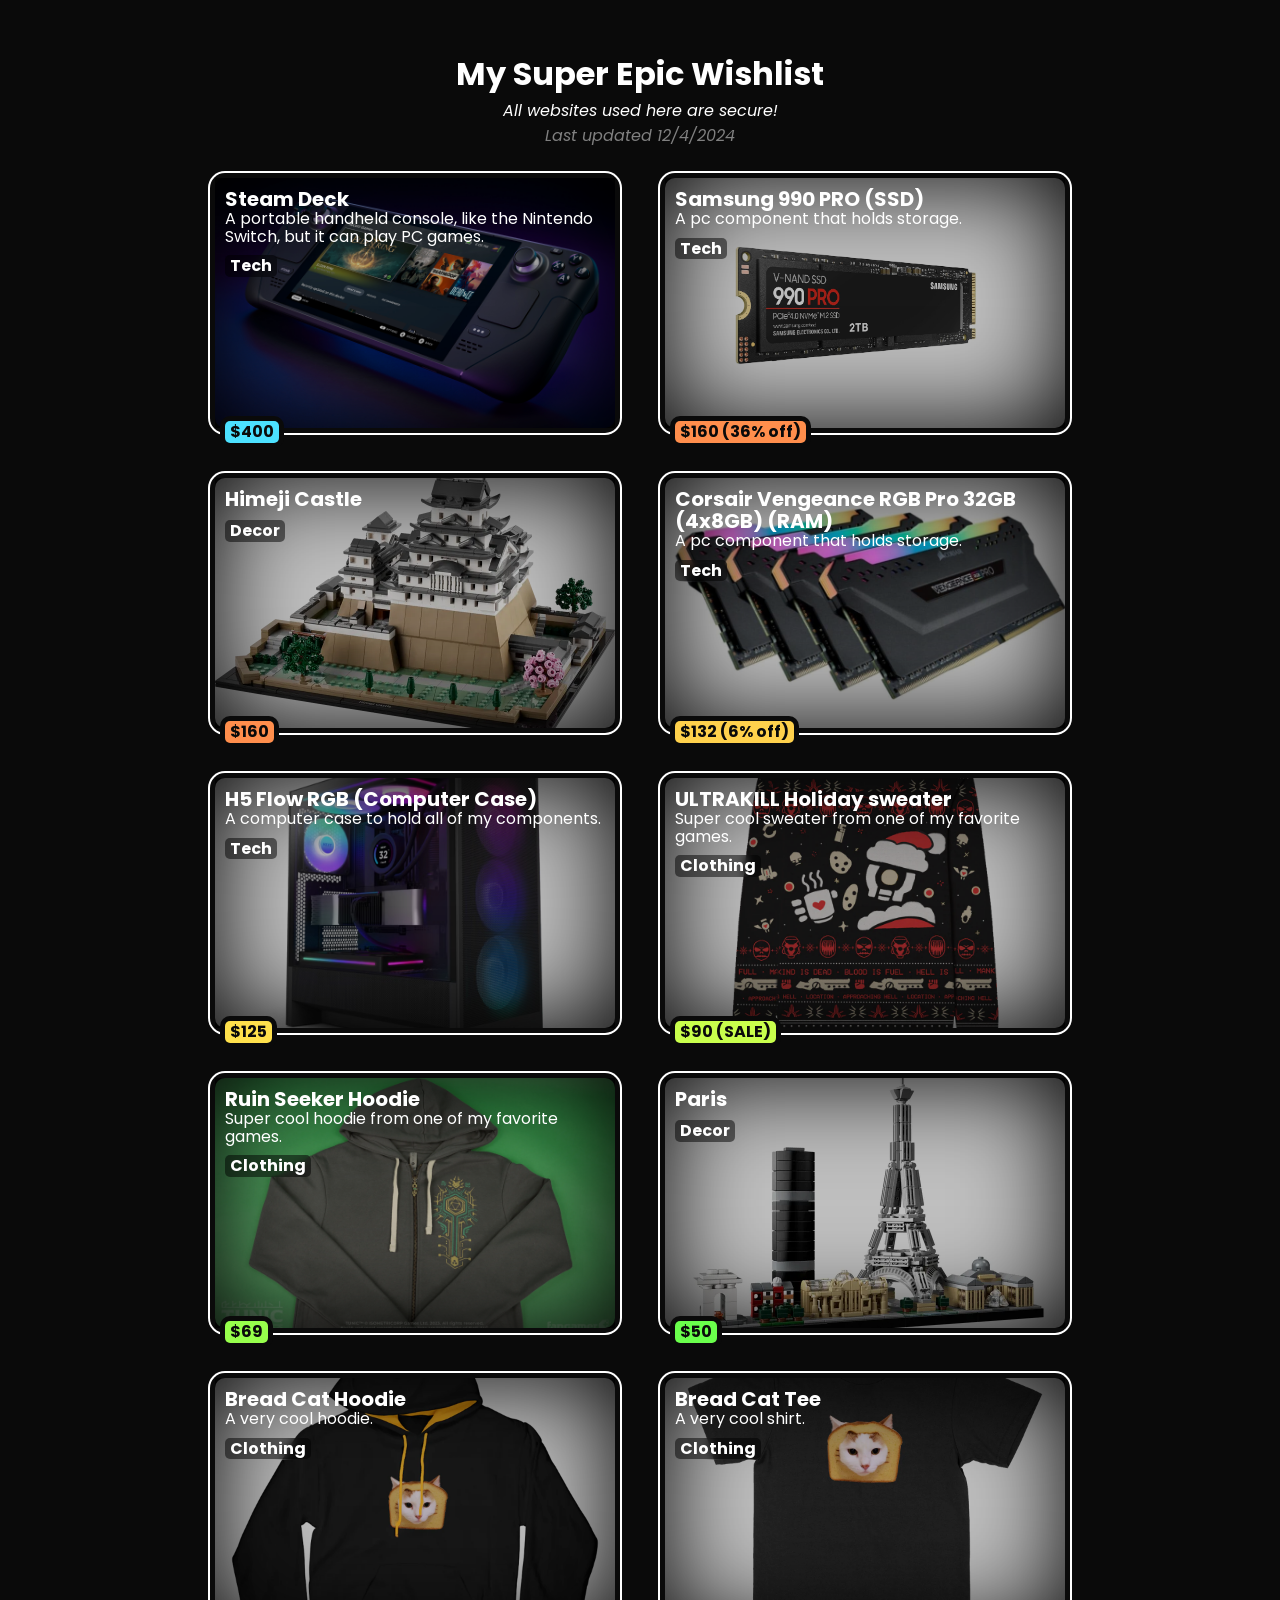
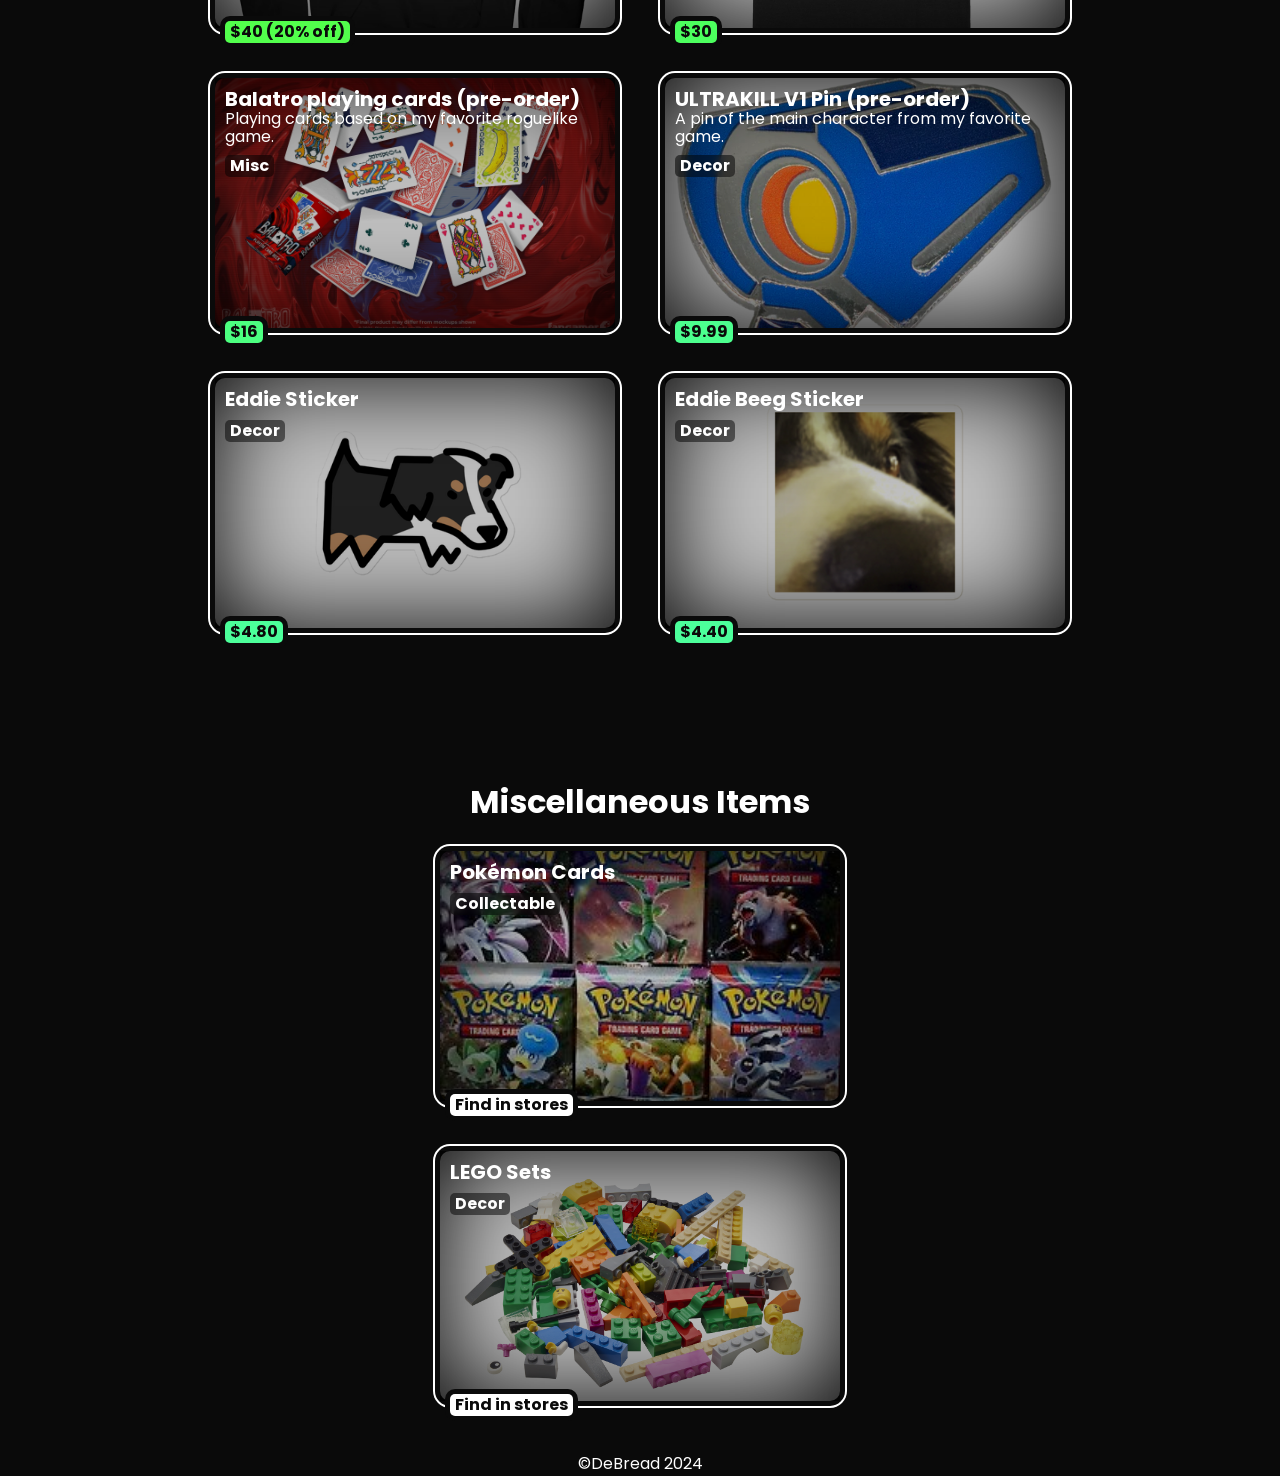
<file: index.html>
<!DOCTYPE html>
<html lang="en">

<head>
    <meta charset="UTF-8">
    <meta http-equiv="X-UA-Compatible" content="IE=edge">
    <meta name="viewport" content="width=device-width, initial-scale=1.0">
    <link rel="stylesheet" href="index.css">
    <title>Super Epic Wishlist</title>
</head>

<body>

    <div id="menuContainer">
        <div class="menu">
            <button class="menuBack" onclick="closeMenu()">X</button>
            <div class="menuSections">
                <section>
                    <div id="menuImg"></div>
                </section>
                <section style="justify-content: space-between;">
                    <div style="width: 100%; line-height: 1.1;">
                        <span id="menuHeading">cool plush</span><br>
                        <span id="menuDesc">It's truly amazing isn't it?</span>
                    </div>
                    <div id="menuButtons" style="width: 100%;">

                    </div>
                </section>
            </div>
        </div>
    </div>

    <div class="titleContainer">
        <span class="title">My Super Epic Wishlist</span>
        <em>All websites used here are secure!</em>
        <em style="color: grey;">Last updated 12/4/2024</em>
    </div>

    <div class="itemContainer">
        <div id="itemContainer">
            <!--EXAMPLE ITEM-->
            <!-- <div class="item">
                <div class="itemContent">
                    <span class="itemName">Fox</span>
                    <span>It is super cool</span>
                    <div class="itemTags">
                        <span>This is a tag</span>
                        <span>And another one</span>
                    </div>
                    <div class="itemPrice">
                        <span>$10,000</span>
                    </div>
                </div>
                <div class="itemVignette"></div>
            </div> -->
        </div>
    </div>

    <div class="titleContainer">
        <span class="title">Miscellaneous Items</span>
        <div style="display: flex; gap: 50px; flex-direction: column; margin-top: 25px;">
            <div class="item" style="background-image: url(images/items/pokemon.jpg);">
                <div class="itemContent">
                    <span class="itemName">Pokémon Cards</span>
                    <div class="itemTags">
                        <span>Collectable</span>
                    </div>
                    <div class="itemPrice" style="background-color: white;">
                        <span>Find in stores</span>
                    </div>
                </div>
                <div class="itemVignette"></div>
            </div>
            <div class="item" style="background-image: url(images/items/lego.jpg);">
                <div class="itemContent">
                    <span class="itemName">LEGO Sets</span>
                    <div class="itemTags">
                        <span>Decor</span>
                    </div>
                    <div class="itemPrice" style="background-color: white;">
                        <span>Find in stores</span>
                    </div>
                </div>
                <div class="itemVignette"></div>
            </div>
        </div>
    </div>

    <div class="footer">
        <a href="https://debread.space" target="_blank">©DeBread 2024</a>
    </div>

    <script src="DeBread.js"></script>
    <script src="script.js"></script>
</body>

</html>
</file>
<file: index.css>
@import url("https://fonts.googleapis.com/css2?family=Poppins:ital,wght@0,100;0,200;0,300;0,400;0,500;0,600;0,700;0,800;0,900;1,100;1,200;1,300;1,400;1,500;1,600;1,700;1,800;1,900&display=swap");

:root {
  --bouncy: cubic-bezier(0,2,.75,1);
  --bg: rgb(10, 10, 10)
}

body {
  margin: 0;
  background-color: var(--bg);
  color: white;
  font-family: "Poppins", sans-serif;
}

a {
  color: unset;
  text-decoration: none;
}

a:hover {
  text-decoration: underline;
}

#menuContainer {
  width: 100vw;
  height: 100vh;
  position: fixed;
  top: 0;
  left: 0;
  display: none;
  justify-content: center;
  align-items: center;
  z-index: 4;
  backdrop-filter: blur(10px);
}

.menu {
  width: 40vw;
  background-color: var(--bg);
  box-shadow: 0px 0px 0px 5px var(--bg), 0px 0px 0px 7px white;
  border-radius: 10px;
  padding: 10px;
  position: relative;
}

.menuBack {
  position: absolute;
  top: -10px;
  right: -10px;
  border: none;
  box-shadow: 0px 0px 0px 5px var(--bg);
  font-size: 1.25em;
  font-family: "Poppins", sans-serif;
  border-radius: 10px;
  font-weight: 700;
  width: 30px;
  height: 30px;
  display: flex;
  justify-content: center;
  align-items: center;
  cursor: pointer;
}

.menuSections {
  display: flex;
  gap: 10px;
}

#menuHeading {
  font-size: 2em;
  font-weight: 700;
}

.menu section {
  width: 50%;
  display: flex;
  flex-direction: column;
  align-items: center;
}

.menuDesc {
  margin-top: 10px;
  color: yellow;
}

#menuImg {
  width: 100%;
  height: 250px;
  border-radius: 10px;
  background-image: url(images/items/fox.jpg);
  background-size: cover;
  background-position: center;
  background-color: white;
}

#menuButtons {
  margin-top: 10px;
  display: flex;
  flex-direction: column;
  gap: 10px;
}

#menuButtons a {
  border: none;
  font-size: 1.25em;
  font-family: "Poppins", sans-serif;
  border-radius: 10px;
  font-weight: 600;
  width: 100%;
  cursor: pointer;
  background-color: white;
  text-decoration: none;
  color: black;
  display: flex;
  justify-content: center;
  align-items: center;
}

.titleContainer {
  width: 100vw;
  display: flex;
  margin-top: 50px;
  align-items: center;
  flex-direction: column;
}

.title {
  font-size: 2em;
  font-weight: 700;
}

.itemContainer {
  width: 100vw;
  display: flex;
  justify-content: center;
}

#itemContainer {
  margin-top: 30px;
  margin-bottom: 100px;
  width: 75vw;
  display: flex;
  justify-content: center;
  flex-wrap: wrap;
  gap: 50px;
}

.item {
  width: 400px;
  height: 250px;
  border-radius: 10px;
  background-image: url(images/items/fox.jpg);
  background-color: white;
  background-position: center;
  background-size: cover;
  position: relative;
  cursor: pointer;
  user-select: none;
  box-shadow: 0px 0px 0px 5px var(--bg), 0px 0px 0px 7px white;
  transition: box-shadow var(--bouncy) 0.25s;
}

.item:hover {
  box-shadow: 0px 0px 0px 7px var(--bg), 0px 0px 0px 9px white;
}

.item:active {
  box-shadow: 0px 0px 0px 5px var(--bg), 0px 0px 0px 7px white;
}

.itemContent {
  position: absolute;
  padding: 10px;
  width: calc(100% - 20px);
  height: calc(100% - 20px);
  z-index: 3;
  display: flex;
  flex-direction: column;
  line-height: 1.1;
}

.itemName {
  font-size: 1.25em;
  font-weight: 700;
}

.itemPrice {
  position: absolute;
  bottom: -15px;
  left: 10px;
  color: var(--bg);
  border-radius: 5px;
  box-shadow: 0px 0px 0px 5px var(--bg);
  padding: 2px 5px;
  font-weight: 700;
}

.itemTags {
  display: flex;
  flex-wrap: wrap;
  gap: 5px;
  margin-top: 10px;
}

.itemTags span {
  padding: 2px 5px;
  border-radius: 5px;
  background-color: rgba(0, 0, 0, 0.5);
  backdrop-filter: blur(5px);
  font-weight: 700;
}

.itemVignette {
  width: 100%;
  height: 100%;
  position: absolute;
  top: 0;
  left: 0;
  background-color: rgba(0, 0, 0, 0.25);
  box-shadow: 0px 0px 100px black inset;
  z-index: 1;
}

#giftcardContainer {
  width: 100vw;
  display: flex;
  align-items: center;
  flex-direction: column;
  margin-bottom: 50px;
  margin-top: 50px;
}

#giftcardTitle {
  font-size: 2em;
  font-weight: 700;
  margin-bottom: 25px;
}

#giftcards {
  display: flex;
}

#giftcards a {
  transition: translate ease-out 0.25s;
  cursor: pointer;
}

#giftcards a img {
  border-radius: 15px;
}

.footer {
  display: flex;
  justify-content: center;
  margin-top: 50px;
}

.footer img {
  width: 200px;
}

@media screen and (max-width: 1000px) {
  .menuSections {
    flex-direction: column;
  }
  .menuSections section {
    width: 100%;
  }
  .menu {
    width: 85vw;
  }
  .title {
    font-size: 1.25em;
  }

  #giftcards {
    flex-wrap: wrap;
    justify-content: center;
  }

  #giftcards a {
    transform: none !important;
  }
}
</file>
